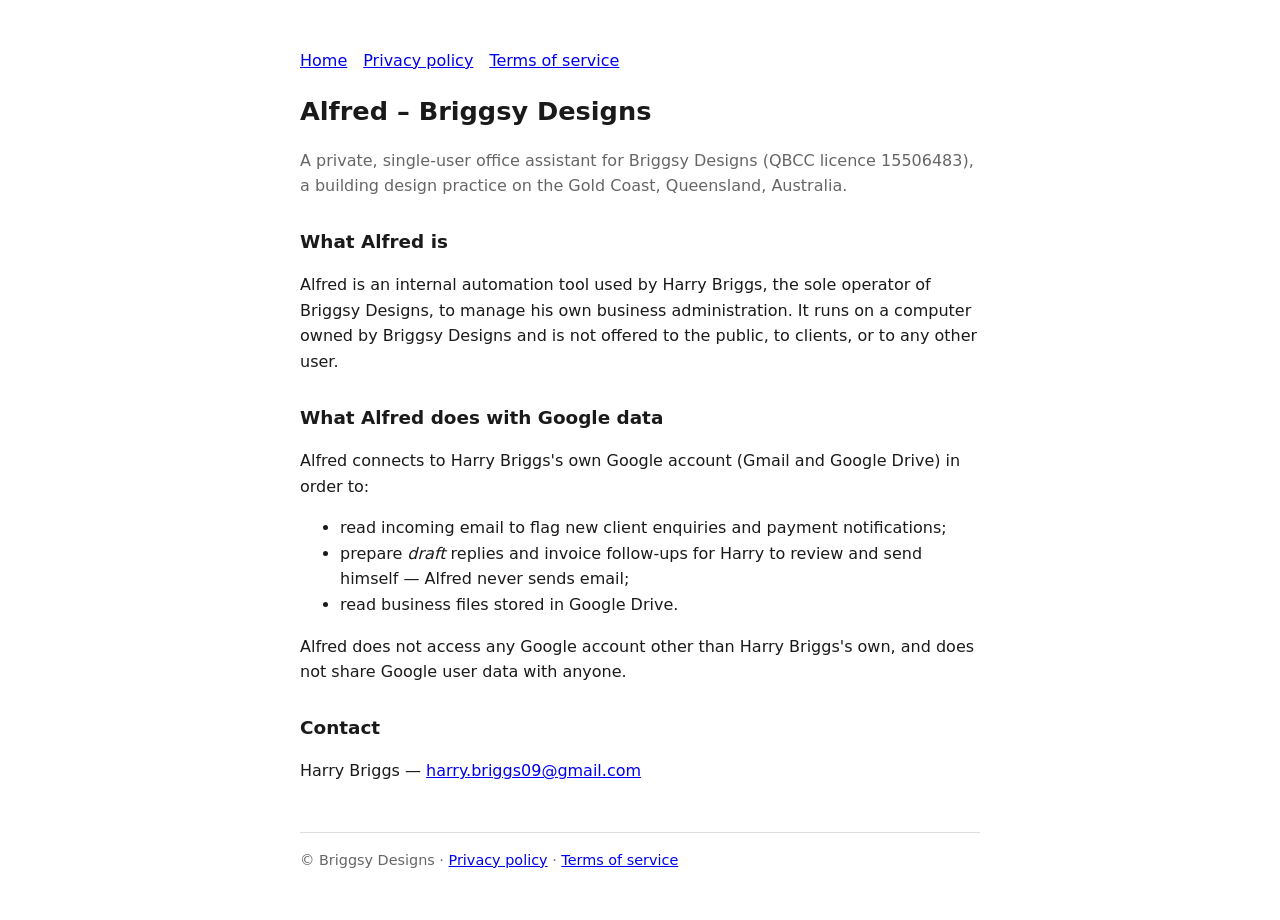
<file: index.html>
<!doctype html><html lang="en"><head><meta charset="utf-8"><meta name="viewport" content="width=device-width,initial-scale=1">
<title>Alfred – Briggsy Designs</title><link rel="stylesheet" href="style.css"></head><body>
<nav><a href="/">Home</a><a href="/privacy">Privacy policy</a><a href="/terms">Terms of service</a></nav>
<h1>Alfred – Briggsy Designs</h1>
<p class="muted">A private, single-user office assistant for Briggsy Designs (QBCC licence 15506483), a building design practice on the Gold Coast, Queensland, Australia.</p>
<h2>What Alfred is</h2>
<p>Alfred is an internal automation tool used by Harry Briggs, the sole operator of Briggsy Designs, to manage his own business administration. It runs on a computer owned by Briggsy Designs and is not offered to the public, to clients, or to any other user.</p>
<h2>What Alfred does with Google data</h2>
<p>Alfred connects to Harry Briggs's own Google account (Gmail and Google Drive) in order to:</p>
<ul>
<li>read incoming email to flag new client enquiries and payment notifications;</li>
<li>prepare <em>draft</em> replies and invoice follow-ups for Harry to review and send himself — Alfred never sends email;</li>
<li>read business files stored in Google Drive.</li>
</ul>
<p>Alfred does not access any Google account other than Harry Briggs's own, and does not share Google user data with anyone.</p>
<h2>Contact</h2>
<p>Harry Briggs — <a href="mailto:harry.briggs09@gmail.com">harry.briggs09@gmail.com</a></p>
<footer>© Briggsy Designs · <a href="/privacy">Privacy policy</a> · <a href="/terms">Terms of service</a></footer>
</body></html>
</file>
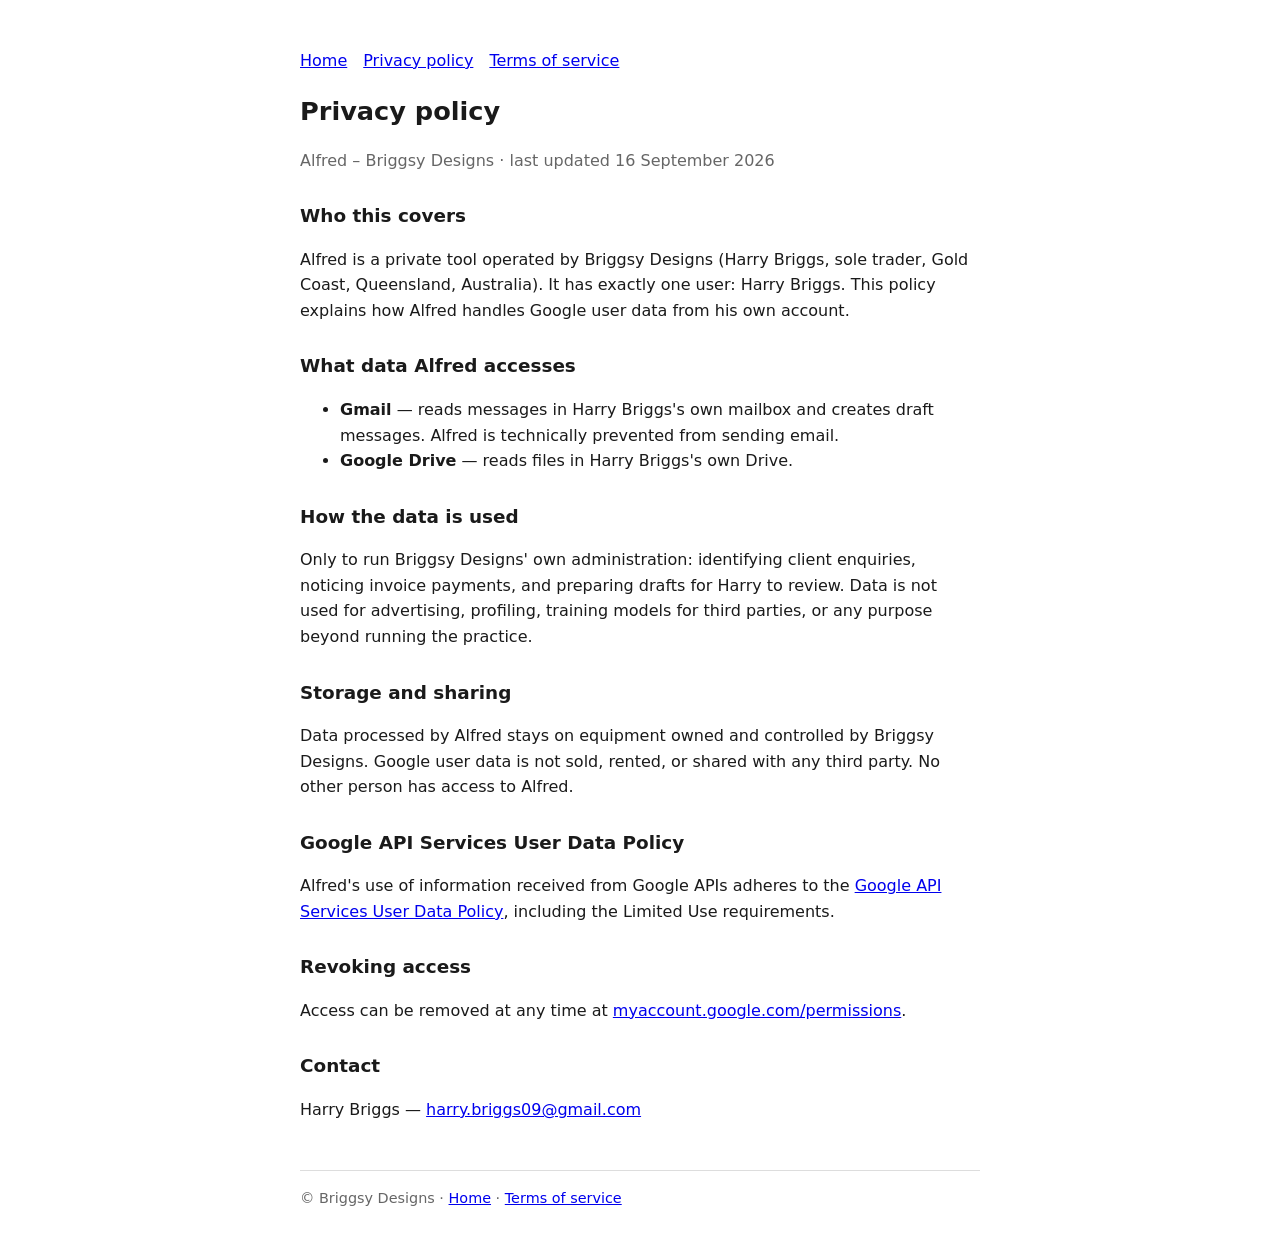
<file: privacy.html>
<!doctype html><html lang="en"><head><meta charset="utf-8"><meta name="viewport" content="width=device-width,initial-scale=1">
<title>Privacy policy – Alfred (Briggsy Designs)</title><link rel="stylesheet" href="style.css"></head><body>
<nav><a href="/">Home</a><a href="/privacy">Privacy policy</a><a href="/terms">Terms of service</a></nav>
<h1>Privacy policy</h1><p class="muted">Alfred – Briggsy Designs · last updated 16 September 2026</p>
<h2>Who this covers</h2>
<p>Alfred is a private tool operated by Briggsy Designs (Harry Briggs, sole trader, Gold Coast, Queensland, Australia). It has exactly one user: Harry Briggs. This policy explains how Alfred handles Google user data from his own account.</p>
<h2>What data Alfred accesses</h2>
<ul>
<li><strong>Gmail</strong> — reads messages in Harry Briggs's own mailbox and creates draft messages. Alfred is technically prevented from sending email.</li>
<li><strong>Google Drive</strong> — reads files in Harry Briggs's own Drive.</li>
</ul>
<h2>How the data is used</h2>
<p>Only to run Briggsy Designs' own administration: identifying client enquiries, noticing invoice payments, and preparing drafts for Harry to review. Data is not used for advertising, profiling, training models for third parties, or any purpose beyond running the practice.</p>
<h2>Storage and sharing</h2>
<p>Data processed by Alfred stays on equipment owned and controlled by Briggsy Designs. Google user data is not sold, rented, or shared with any third party. No other person has access to Alfred.</p>
<h2>Google API Services User Data Policy</h2>
<p>Alfred's use of information received from Google APIs adheres to the <a href="https://developers.google.com/terms/api-services-user-data-policy">Google API Services User Data Policy</a>, including the Limited Use requirements.</p>
<h2>Revoking access</h2>
<p>Access can be removed at any time at <a href="https://myaccount.google.com/permissions">myaccount.google.com/permissions</a>.</p>
<h2>Contact</h2>
<p>Harry Briggs — <a href="mailto:harry.briggs09@gmail.com">harry.briggs09@gmail.com</a></p>
<footer>© Briggsy Designs · <a href="/">Home</a> · <a href="/terms">Terms of service</a></footer>
</body></html>
</file>
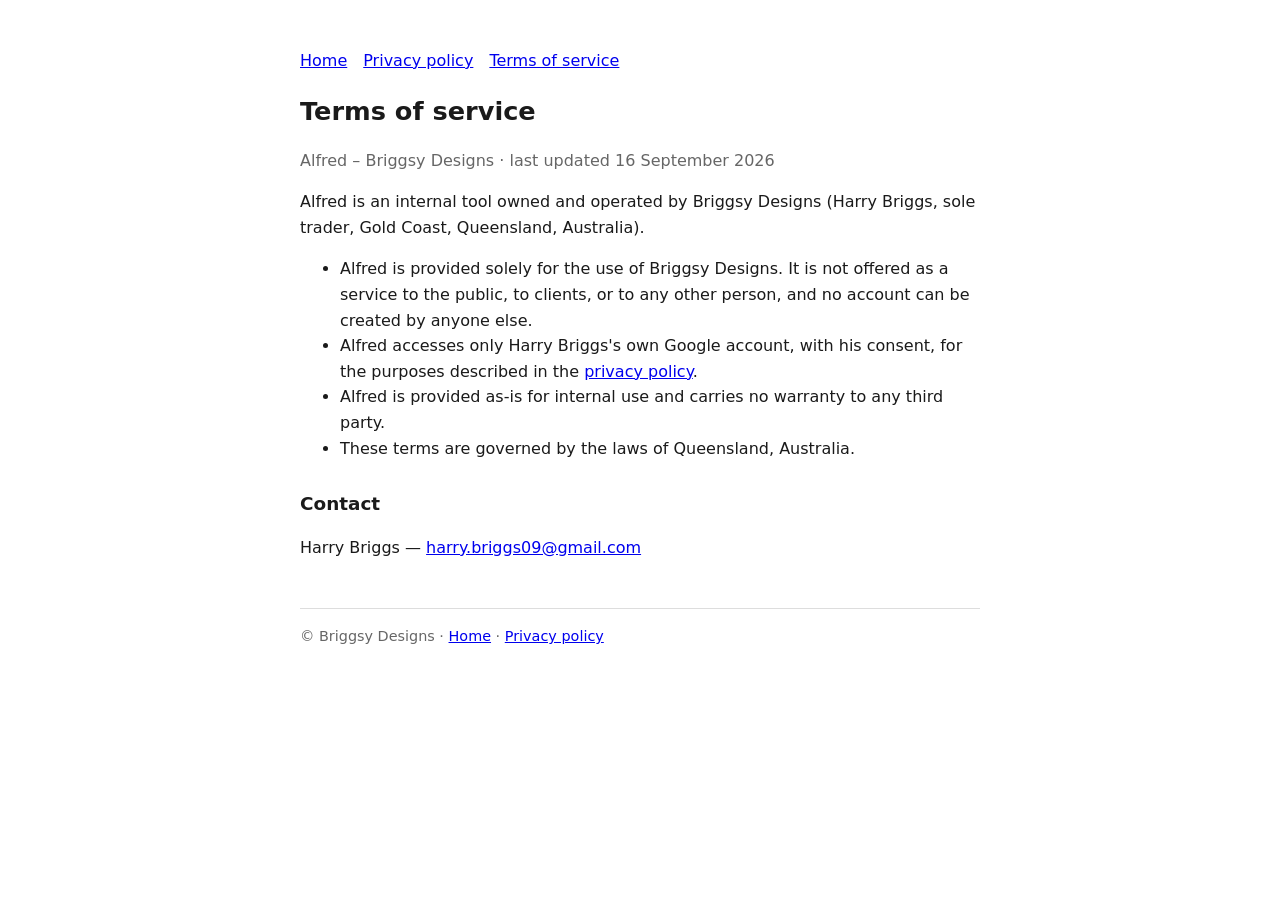
<file: terms.html>
<!doctype html><html lang="en"><head><meta charset="utf-8"><meta name="viewport" content="width=device-width,initial-scale=1">
<title>Terms of service – Alfred (Briggsy Designs)</title><link rel="stylesheet" href="style.css"></head><body>
<nav><a href="/">Home</a><a href="/privacy">Privacy policy</a><a href="/terms">Terms of service</a></nav>
<h1>Terms of service</h1><p class="muted">Alfred – Briggsy Designs · last updated 16 September 2026</p>
<p>Alfred is an internal tool owned and operated by Briggsy Designs (Harry Briggs, sole trader, Gold Coast, Queensland, Australia).</p>
<ul>
<li>Alfred is provided solely for the use of Briggsy Designs. It is not offered as a service to the public, to clients, or to any other person, and no account can be created by anyone else.</li>
<li>Alfred accesses only Harry Briggs's own Google account, with his consent, for the purposes described in the <a href="/privacy">privacy policy</a>.</li>
<li>Alfred is provided as-is for internal use and carries no warranty to any third party.</li>
<li>These terms are governed by the laws of Queensland, Australia.</li>
</ul>
<h2>Contact</h2>
<p>Harry Briggs — <a href="mailto:harry.briggs09@gmail.com">harry.briggs09@gmail.com</a></p>
<footer>© Briggsy Designs · <a href="/">Home</a> · <a href="/privacy">Privacy policy</a></footer>
</body></html>
</file>
<file: style.css>
body{font-family:system-ui,-apple-system,Segoe UI,Roboto,sans-serif;max-width:680px;margin:3rem auto;padding:0 1.25rem;line-height:1.6;color:#1a1a1a;background:#fff}
h1{font-size:1.6rem;margin-bottom:.25rem}h2{font-size:1.15rem;margin-top:1.75rem}
small,.muted{color:#666}nav a{margin-right:1rem}footer{margin-top:3rem;border-top:1px solid #ddd;padding-top:1rem;font-size:.9rem;color:#666}
</file>
